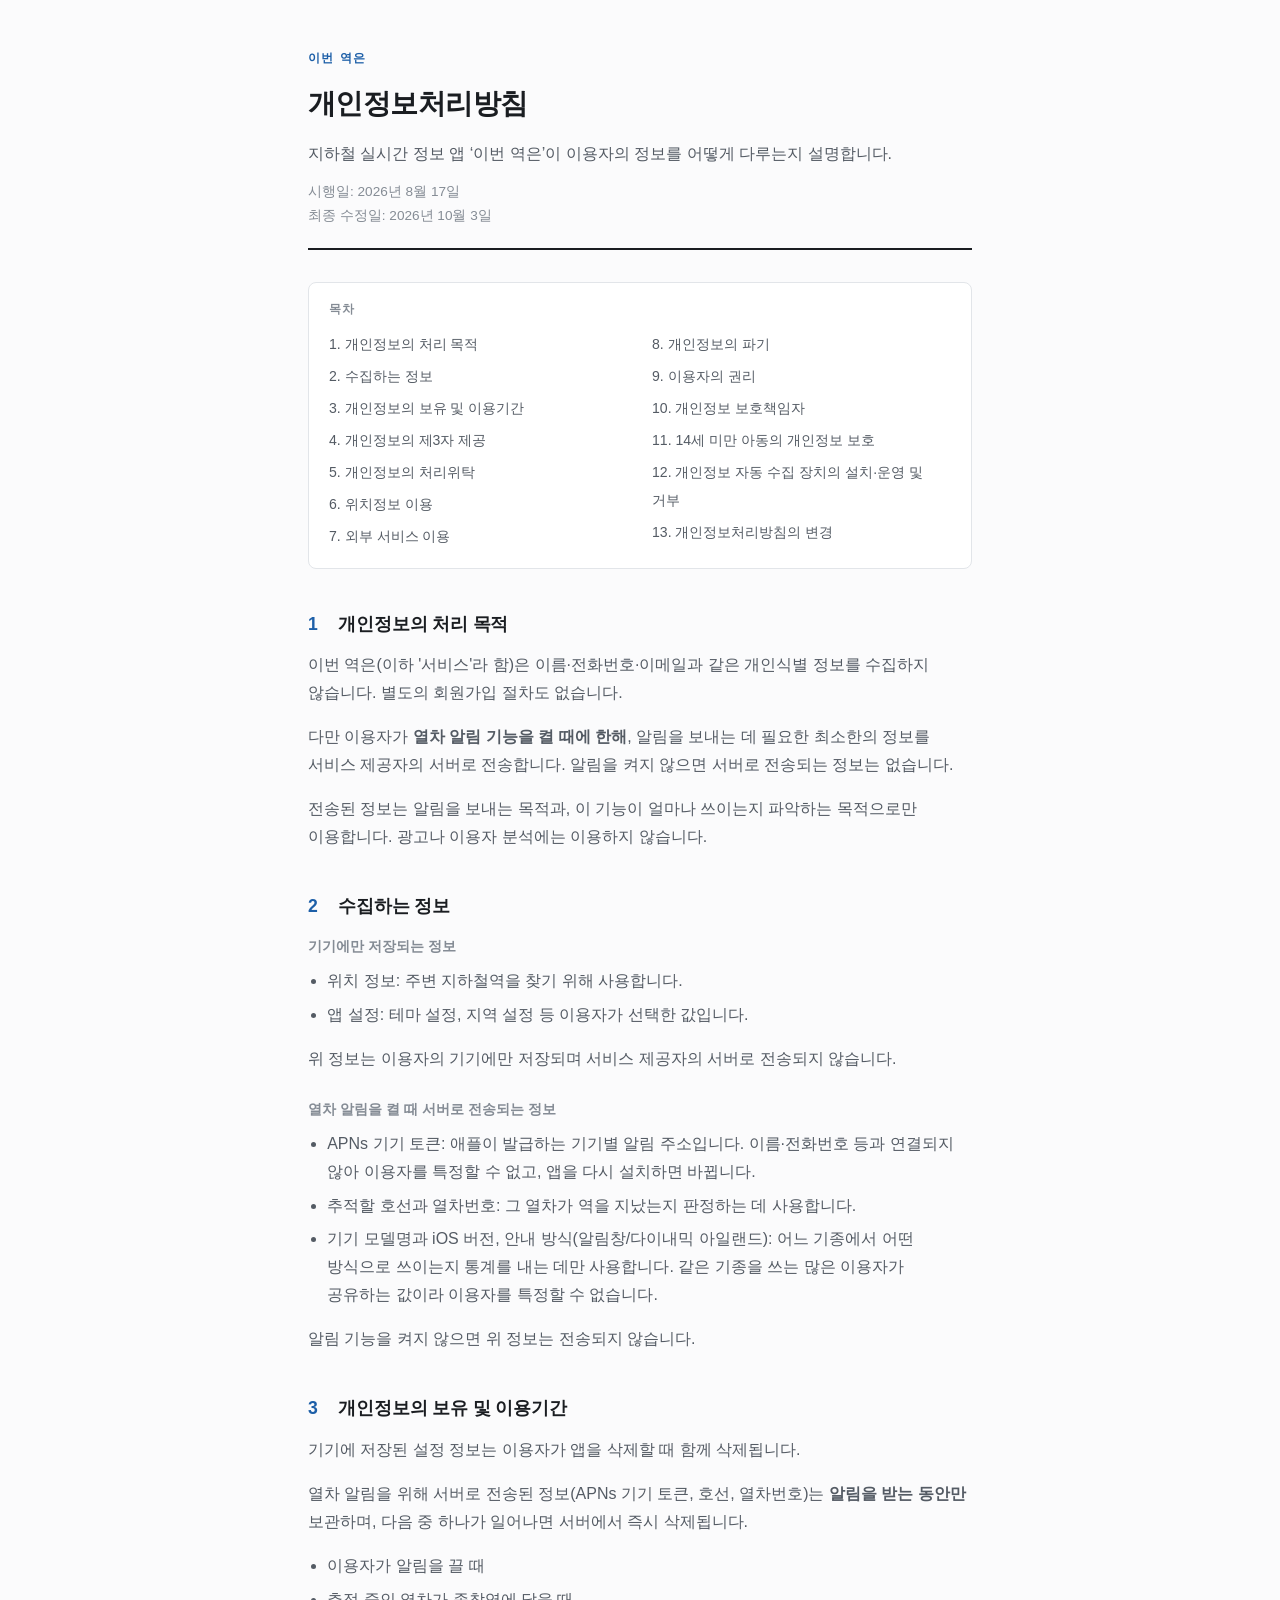
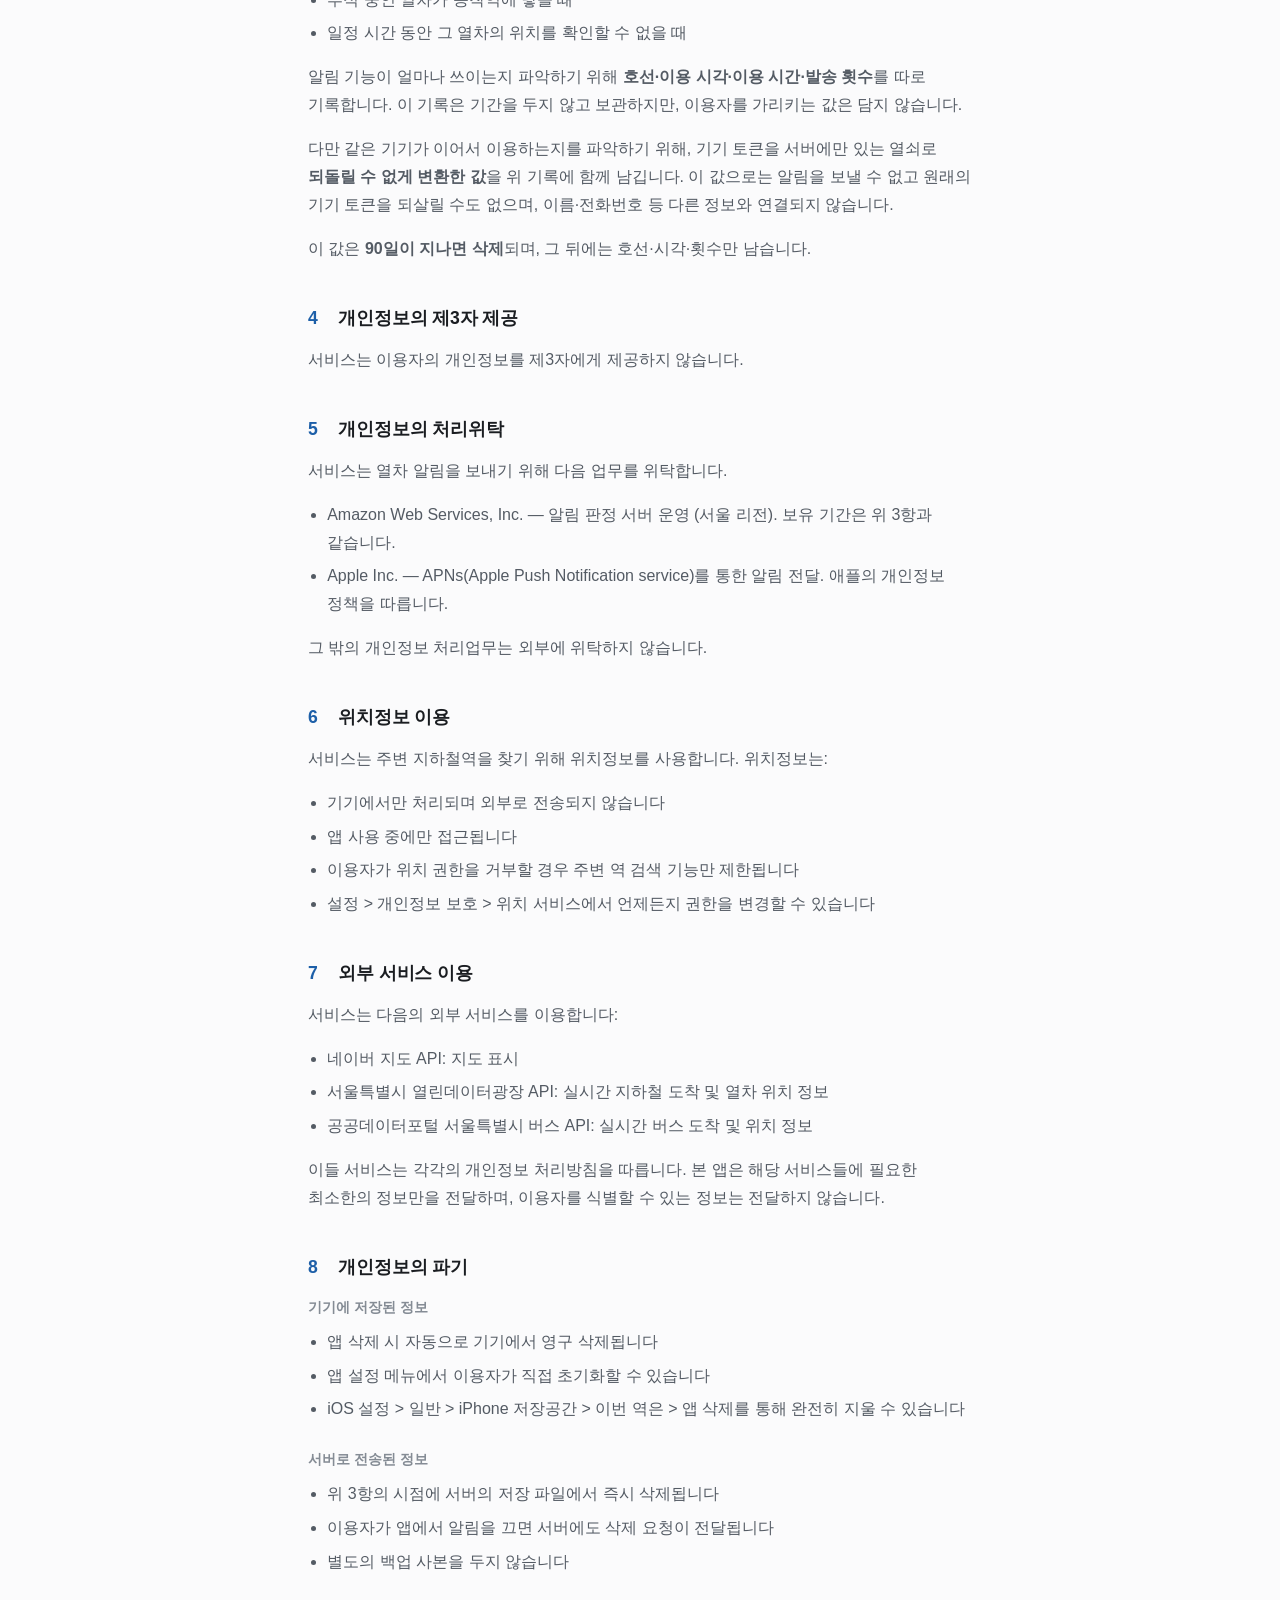
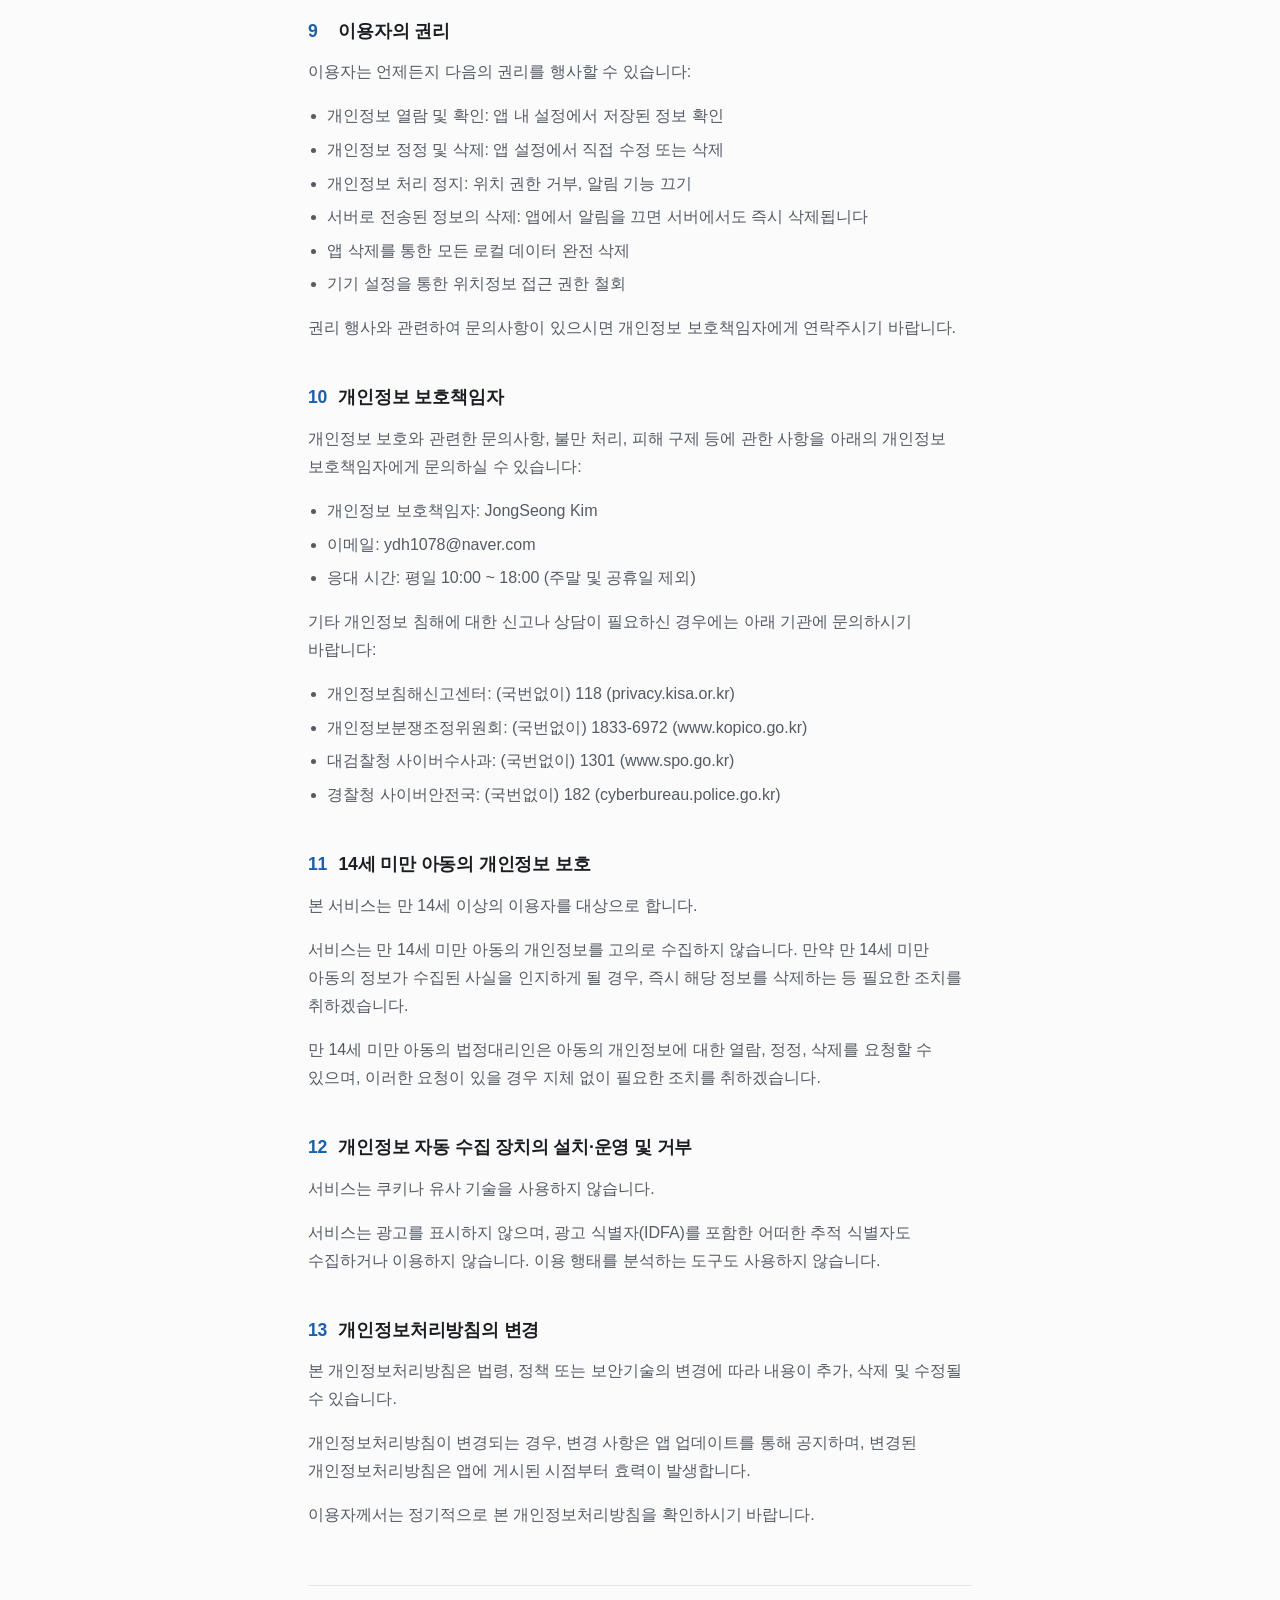
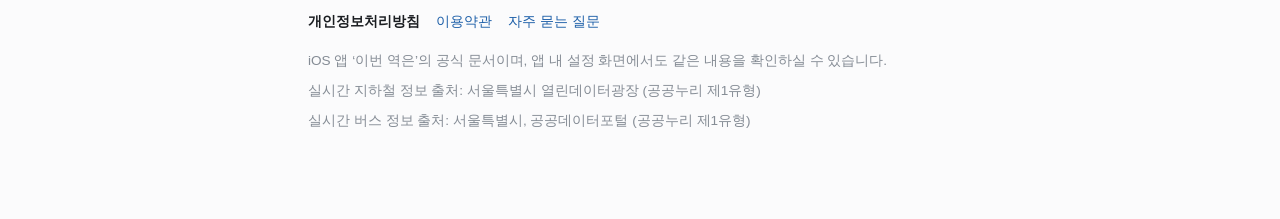
<file: privacy.html>
<!DOCTYPE html>
<html lang="ko">
<head>
<meta charset="utf-8">
<meta name="robots" content="noindex">
<meta name="viewport" content="width=device-width, initial-scale=1">
<title>개인정보처리방침 · 이번 역은</title>
<meta name="description" content="지하철 실시간 정보 앱 ‘이번 역은’이 이용자의 정보를 어떻게 다루는지 설명합니다.">
<link rel="stylesheet" href="style.css">
</head>
<body>
<div class="wrap">
  <header>
    <p class="app"><a href="./">이번 역은</a></p>
    <h1>개인정보처리방침</h1>
    <p class="lede">지하철 실시간 정보 앱 ‘이번 역은’이 이용자의 정보를 어떻게 다루는지 설명합니다.</p>
    <p class="dates">시행일: 2026년 8월 17일
최종 수정일: 2026년 10월 3일</p>
  </header>

  <nav aria-label="목차"><h2>목차</h2><ul><li><a href="#s1">1. 개인정보의 처리 목적</a></li><li><a href="#s2">2. 수집하는 정보</a></li><li><a href="#s3">3. 개인정보의 보유 및 이용기간</a></li><li><a href="#s4">4. 개인정보의 제3자 제공</a></li><li><a href="#s5">5. 개인정보의 처리위탁</a></li><li><a href="#s6">6. 위치정보 이용</a></li><li><a href="#s7">7. 외부 서비스 이용</a></li><li><a href="#s8">8. 개인정보의 파기</a></li><li><a href="#s9">9. 이용자의 권리</a></li><li><a href="#s10">10. 개인정보 보호책임자</a></li><li><a href="#s11">11. 14세 미만 아동의 개인정보 보호</a></li><li><a href="#s12">12. 개인정보 자동 수집 장치의 설치·운영 및 거부</a></li><li><a href="#s13">13. 개인정보처리방침의 변경</a></li></ul></nav>

    <section id="s1">
      <h2><span class="num">1</span>개인정보의 처리 목적</h2>
      <p>이번 역은(이하 &#x27;서비스&#x27;라 함)은 이름·전화번호·이메일과 같은 개인식별 정보를 수집하지 않습니다. 별도의 회원가입 절차도 없습니다.</p>
      <p>다만 이용자가 <strong>열차 알림 기능을 켤 때에 한해</strong>, 알림을 보내는 데 필요한 최소한의 정보를 서비스 제공자의 서버로 전송합니다. 알림을 켜지 않으면 서버로 전송되는 정보는 없습니다.</p>
      <p>전송된 정보는 알림을 보내는 목적과, 이 기능이 얼마나 쓰이는지 파악하는 목적으로만 이용합니다. 광고나 이용자 분석에는 이용하지 않습니다.</p>
    </section>
    <section id="s2">
      <h2><span class="num">2</span>수집하는 정보</h2>
      <h3>기기에만 저장되는 정보</h3>
      <ul><li>위치 정보: 주변 지하철역을 찾기 위해 사용합니다.</li><li>앱 설정: 테마 설정, 지역 설정 등 이용자가 선택한 값입니다.</li></ul>
      <p>위 정보는 이용자의 기기에만 저장되며 서비스 제공자의 서버로 전송되지 않습니다.</p>
      <h3>열차 알림을 켤 때 서버로 전송되는 정보</h3>
      <ul><li>APNs 기기 토큰: 애플이 발급하는 기기별 알림 주소입니다. 이름·전화번호 등과 연결되지 않아 이용자를 특정할 수 없고, 앱을 다시 설치하면 바뀝니다.</li><li>추적할 호선과 열차번호: 그 열차가 역을 지났는지 판정하는 데 사용합니다.</li><li>기기 모델명과 iOS 버전, 안내 방식(알림창/다이내믹 아일랜드): 어느 기종에서 어떤 방식으로 쓰이는지 통계를 내는 데만 사용합니다. 같은 기종을 쓰는 많은 이용자가 공유하는 값이라 이용자를 특정할 수 없습니다.</li></ul>
      <p>알림 기능을 켜지 않으면 위 정보는 전송되지 않습니다.</p>
    </section>
    <section id="s3">
      <h2><span class="num">3</span>개인정보의 보유 및 이용기간</h2>
      <p>기기에 저장된 설정 정보는 이용자가 앱을 삭제할 때 함께 삭제됩니다.</p>
      <p>열차 알림을 위해 서버로 전송된 정보(APNs 기기 토큰, 호선, 열차번호)는 <strong>알림을 받는 동안만</strong> 보관하며, 다음 중 하나가 일어나면 서버에서 즉시 삭제됩니다.</p>
      <ul><li>이용자가 알림을 끌 때</li><li>추적 중인 열차가 종착역에 닿을 때</li><li>일정 시간 동안 그 열차의 위치를 확인할 수 없을 때</li></ul>
      <p>알림 기능이 얼마나 쓰이는지 파악하기 위해 <strong>호선·이용 시각·이용 시간·발송 횟수</strong>를 따로 기록합니다. 이 기록은 기간을 두지 않고 보관하지만, 이용자를 가리키는 값은 담지 않습니다.</p>
      <p>다만 같은 기기가 이어서 이용하는지를 파악하기 위해, 기기 토큰을 서버에만 있는 열쇠로 <strong>되돌릴 수 없게 변환한 값</strong>을 위 기록에 함께 남깁니다. 이 값으로는 알림을 보낼 수 없고 원래의 기기 토큰을 되살릴 수도 없으며, 이름·전화번호 등 다른 정보와 연결되지 않습니다.</p>
      <p>이 값은 <strong>90일이 지나면 삭제</strong>되며, 그 뒤에는 호선·시각·횟수만 남습니다.</p>
    </section>
    <section id="s4">
      <h2><span class="num">4</span>개인정보의 제3자 제공</h2>
      <p>서비스는 이용자의 개인정보를 제3자에게 제공하지 않습니다.</p>
    </section>
    <section id="s5">
      <h2><span class="num">5</span>개인정보의 처리위탁</h2>
      <p>서비스는 열차 알림을 보내기 위해 다음 업무를 위탁합니다.</p>
      <ul><li>Amazon Web Services, Inc. — 알림 판정 서버 운영 (서울 리전). 보유 기간은 위 3항과 같습니다.</li><li>Apple Inc. — APNs(Apple Push Notification service)를 통한 알림 전달. 애플의 개인정보 정책을 따릅니다.</li></ul>
      <p>그 밖의 개인정보 처리업무는 외부에 위탁하지 않습니다.</p>
    </section>
    <section id="s6">
      <h2><span class="num">6</span>위치정보 이용</h2>
      <p>서비스는 주변 지하철역을 찾기 위해 위치정보를 사용합니다. 위치정보는:</p>
      <ul><li>기기에서만 처리되며 외부로 전송되지 않습니다</li><li>앱 사용 중에만 접근됩니다</li><li>이용자가 위치 권한을 거부할 경우 주변 역 검색 기능만 제한됩니다</li><li>설정 &gt; 개인정보 보호 &gt; 위치 서비스에서 언제든지 권한을 변경할 수 있습니다</li></ul>
    </section>
    <section id="s7">
      <h2><span class="num">7</span>외부 서비스 이용</h2>
      <p>서비스는 다음의 외부 서비스를 이용합니다:</p>
      <ul><li>네이버 지도 API: 지도 표시</li><li>서울특별시 열린데이터광장 API: 실시간 지하철 도착 및 열차 위치 정보</li><li>공공데이터포털 서울특별시 버스 API: 실시간 버스 도착 및 위치 정보</li></ul>
      <p>이들 서비스는 각각의 개인정보 처리방침을 따릅니다. 본 앱은 해당 서비스들에 필요한 최소한의 정보만을 전달하며, 이용자를 식별할 수 있는 정보는 전달하지 않습니다.</p>
    </section>
    <section id="s8">
      <h2><span class="num">8</span>개인정보의 파기</h2>
      <h3>기기에 저장된 정보</h3>
      <ul><li>앱 삭제 시 자동으로 기기에서 영구 삭제됩니다</li><li>앱 설정 메뉴에서 이용자가 직접 초기화할 수 있습니다</li><li>iOS 설정 &gt; 일반 &gt; iPhone 저장공간 &gt; 이번 역은 &gt; 앱 삭제를 통해 완전히 지울 수 있습니다</li></ul>
      <h3>서버로 전송된 정보</h3>
      <ul><li>위 3항의 시점에 서버의 저장 파일에서 즉시 삭제됩니다</li><li>이용자가 앱에서 알림을 끄면 서버에도 삭제 요청이 전달됩니다</li><li>별도의 백업 사본을 두지 않습니다</li></ul>
    </section>
    <section id="s9">
      <h2><span class="num">9</span>이용자의 권리</h2>
      <p>이용자는 언제든지 다음의 권리를 행사할 수 있습니다:</p>
      <ul><li>개인정보 열람 및 확인: 앱 내 설정에서 저장된 정보 확인</li><li>개인정보 정정 및 삭제: 앱 설정에서 직접 수정 또는 삭제</li><li>개인정보 처리 정지: 위치 권한 거부, 알림 기능 끄기</li><li>서버로 전송된 정보의 삭제: 앱에서 알림을 끄면 서버에서도 즉시 삭제됩니다</li><li>앱 삭제를 통한 모든 로컬 데이터 완전 삭제</li><li>기기 설정을 통한 위치정보 접근 권한 철회</li></ul>
      <p>권리 행사와 관련하여 문의사항이 있으시면 개인정보 보호책임자에게 연락주시기 바랍니다.</p>
    </section>
    <section id="s10">
      <h2><span class="num">10</span>개인정보 보호책임자</h2>
      <p>개인정보 보호와 관련한 문의사항, 불만 처리, 피해 구제 등에 관한 사항을 아래의 개인정보 보호책임자에게 문의하실 수 있습니다:</p>
      <ul><li>개인정보 보호책임자: JongSeong Kim</li><li>이메일: ydh1078@naver.com</li><li>응대 시간: 평일 10:00 ~ 18:00 (주말 및 공휴일 제외)</li></ul>
      <p>기타 개인정보 침해에 대한 신고나 상담이 필요하신 경우에는 아래 기관에 문의하시기 바랍니다:</p>
      <ul><li>개인정보침해신고센터: (국번없이) 118 (privacy.kisa.or.kr)</li><li>개인정보분쟁조정위원회: (국번없이) 1833-6972 (www.kopico.go.kr)</li><li>대검찰청 사이버수사과: (국번없이) 1301 (www.spo.go.kr)</li><li>경찰청 사이버안전국: (국번없이) 182 (cyberbureau.police.go.kr)</li></ul>
    </section>
    <section id="s11">
      <h2><span class="num">11</span>14세 미만 아동의 개인정보 보호</h2>
      <p>본 서비스는 만 14세 이상의 이용자를 대상으로 합니다.</p>
      <p>서비스는 만 14세 미만 아동의 개인정보를 고의로 수집하지 않습니다. 만약 만 14세 미만 아동의 정보가 수집된 사실을 인지하게 될 경우, 즉시 해당 정보를 삭제하는 등 필요한 조치를 취하겠습니다.</p>
      <p>만 14세 미만 아동의 법정대리인은 아동의 개인정보에 대한 열람, 정정, 삭제를 요청할 수 있으며, 이러한 요청이 있을 경우 지체 없이 필요한 조치를 취하겠습니다.</p>
    </section>
    <section id="s12">
      <h2><span class="num">12</span>개인정보 자동 수집 장치의 설치·운영 및 거부</h2>
      <p>서비스는 쿠키나 유사 기술을 사용하지 않습니다.</p>
      <p>서비스는 광고를 표시하지 않으며, 광고 식별자(IDFA)를 포함한 어떠한 추적 식별자도 수집하거나 이용하지 않습니다. 이용 행태를 분석하는 도구도 사용하지 않습니다.</p>
    </section>
    <section id="s13">
      <h2><span class="num">13</span>개인정보처리방침의 변경</h2>
      <p>본 개인정보처리방침은 법령, 정책 또는 보안기술의 변경에 따라 내용이 추가, 삭제 및 수정될 수 있습니다.</p>
      <p>개인정보처리방침이 변경되는 경우, 변경 사항은 앱 업데이트를 통해 공지하며, 변경된 개인정보처리방침은 앱에 게시된 시점부터 효력이 발생합니다.</p>
      <p>이용자께서는 정기적으로 본 개인정보처리방침을 확인하시기 바랍니다.</p>
    </section>

  <footer>
    <div class="doclinks"><span aria-current="page">개인정보처리방침</span><a href="terms.html">이용약관</a><a href="support.html">자주 묻는 질문</a></div>
    <p>iOS 앱 &lsquo;이번 역은&rsquo;의 공식 문서이며, 앱 내 설정 화면에서도 같은 내용을 확인하실 수 있습니다.</p>
    <p>실시간 지하철 정보 출처: 서울특별시 열린데이터광장 (공공누리 제1유형)</p>
    <p>실시간 버스 정보 출처: 서울특별시, 공공데이터포털 (공공누리 제1유형)</p>
  </footer>
</div>
</body>
</html>
</file>
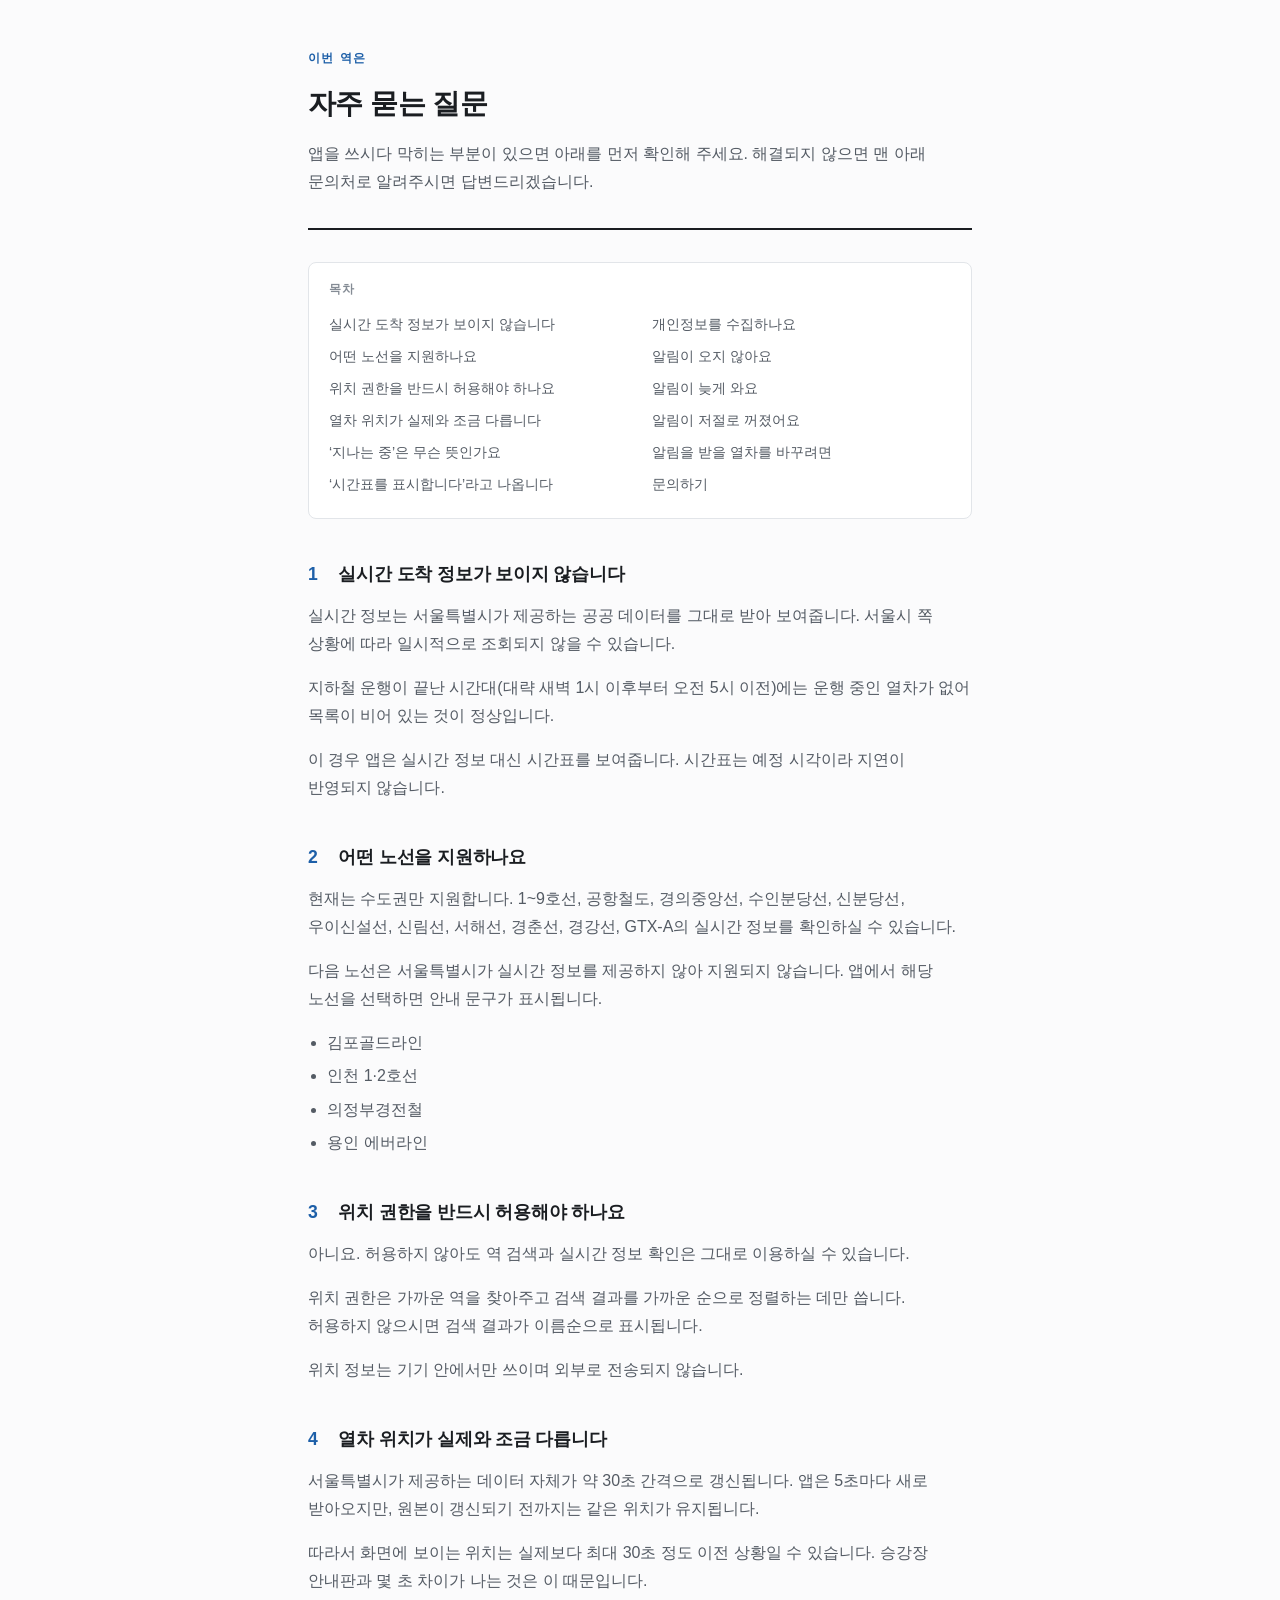
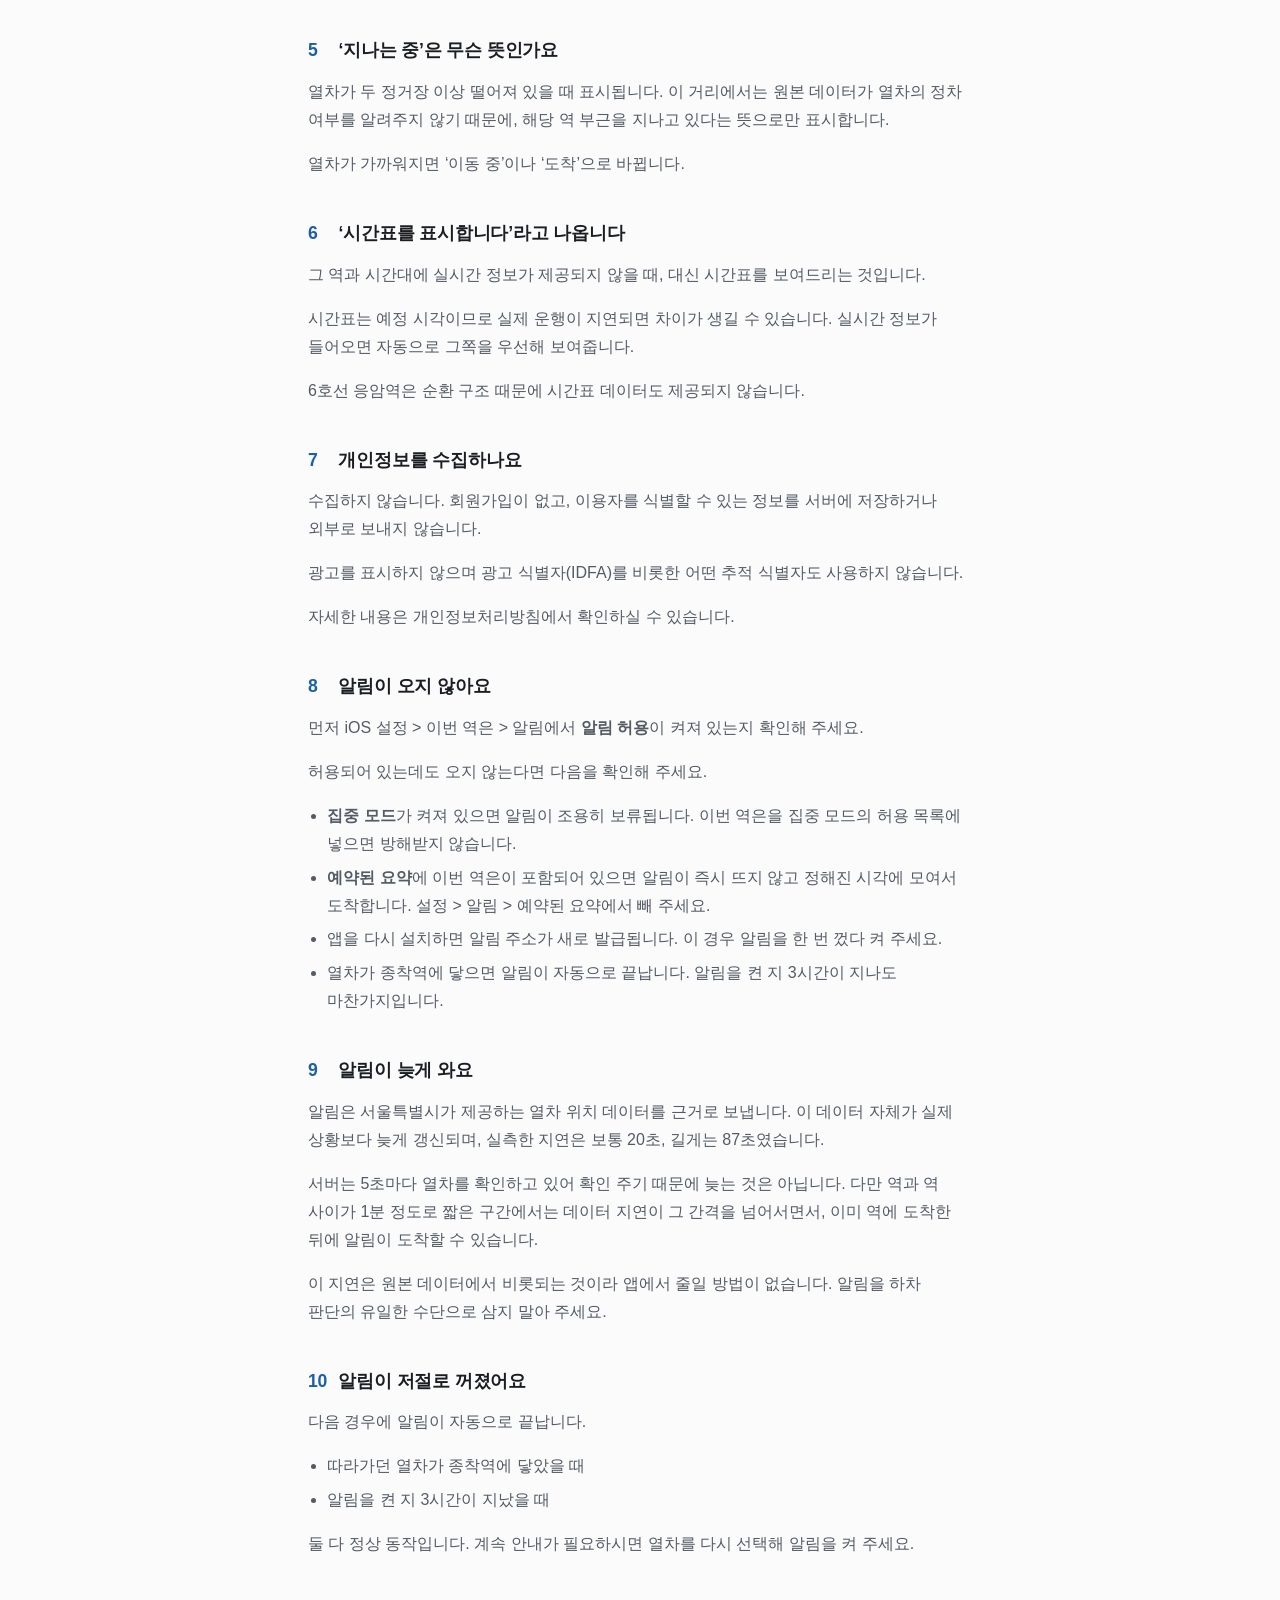
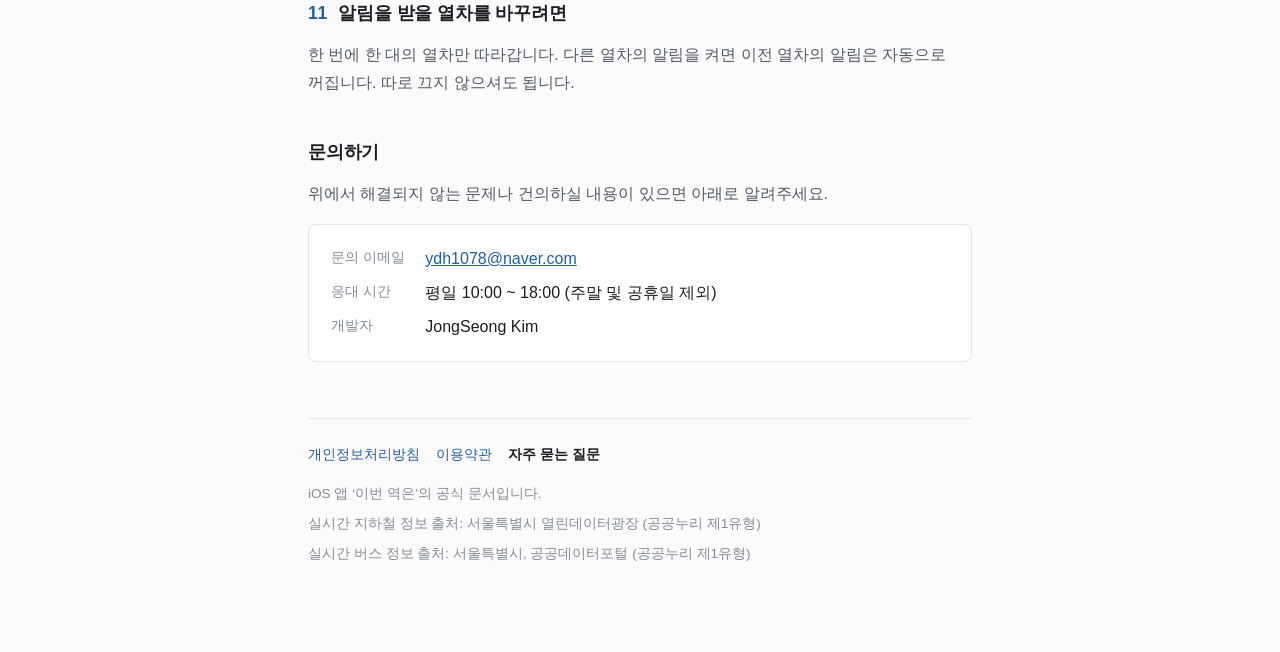
<file: support.html>
<!DOCTYPE html>
<html lang="ko">
<head>
<meta charset="utf-8">
<meta name="robots" content="noindex">
<meta name="viewport" content="width=device-width, initial-scale=1">
<title>자주 묻는 질문 · 이번 역은</title>
<meta name="description" content="지하철 실시간 정보 앱 ‘이번 역은’을 쓰다 막히는 부분에 대한 안내와 문의처입니다.">
<link rel="stylesheet" href="style.css">
</head>
<body>
<div class="wrap">
  <header>
    <p class="app"><a href="./">이번 역은</a></p>
    <h1>자주 묻는 질문</h1>
    <p class="lede">앱을 쓰시다 막히는 부분이 있으면 아래를 먼저 확인해 주세요. 해결되지 않으면 맨 아래 문의처로 알려주시면 답변드리겠습니다.</p>
  </header>

  <nav aria-label="목차"><h2>목차</h2><ul><li><a href="#q1">실시간 도착 정보가 보이지 않습니다</a></li><li><a href="#q2">어떤 노선을 지원하나요</a></li><li><a href="#q3">위치 권한을 반드시 허용해야 하나요</a></li><li><a href="#q4">열차 위치가 실제와 조금 다릅니다</a></li><li><a href="#q5">‘지나는 중’은 무슨 뜻인가요</a></li><li><a href="#q6">‘시간표를 표시합니다’라고 나옵니다</a></li><li><a href="#q7">개인정보를 수집하나요</a></li><li><a href="#q8">알림이 오지 않아요</a></li><li><a href="#q9">알림이 늦게 와요</a></li><li><a href="#q10">알림이 저절로 꺼졌어요</a></li><li><a href="#q11">알림을 받을 열차를 바꾸려면</a></li><li><a href="#contact">문의하기</a></li></ul></nav>

    <section id="q1">
      <h2><span class="num">1</span>실시간 도착 정보가 보이지 않습니다</h2>
      <p>실시간 정보는 서울특별시가 제공하는 공공 데이터를 그대로 받아 보여줍니다. 서울시 쪽 상황에 따라 일시적으로 조회되지 않을 수 있습니다.</p>
      <p>지하철 운행이 끝난 시간대(대략 새벽 1시 이후부터 오전 5시 이전)에는 운행 중인 열차가 없어 목록이 비어 있는 것이 정상입니다.</p>
      <p>이 경우 앱은 실시간 정보 대신 시간표를 보여줍니다. 시간표는 예정 시각이라 지연이 반영되지 않습니다.</p>
    </section>
    <section id="q2">
      <h2><span class="num">2</span>어떤 노선을 지원하나요</h2>
      <p>현재는 수도권만 지원합니다. 1~9호선, 공항철도, 경의중앙선, 수인분당선, 신분당선, 우이신설선, 신림선, 서해선, 경춘선, 경강선, GTX-A의 실시간 정보를 확인하실 수 있습니다.</p>
      <p>다음 노선은 서울특별시가 실시간 정보를 제공하지 않아 지원되지 않습니다. 앱에서 해당 노선을 선택하면 안내 문구가 표시됩니다.</p>
      <ul><li>김포골드라인</li><li>인천 1·2호선</li><li>의정부경전철</li><li>용인 에버라인</li></ul>
    </section>
    <section id="q3">
      <h2><span class="num">3</span>위치 권한을 반드시 허용해야 하나요</h2>
      <p>아니요. 허용하지 않아도 역 검색과 실시간 정보 확인은 그대로 이용하실 수 있습니다.</p>
      <p>위치 권한은 가까운 역을 찾아주고 검색 결과를 가까운 순으로 정렬하는 데만 씁니다. 허용하지 않으시면 검색 결과가 이름순으로 표시됩니다.</p>
      <p>위치 정보는 기기 안에서만 쓰이며 외부로 전송되지 않습니다.</p>
    </section>
    <section id="q4">
      <h2><span class="num">4</span>열차 위치가 실제와 조금 다릅니다</h2>
      <p>서울특별시가 제공하는 데이터 자체가 약 30초 간격으로 갱신됩니다. 앱은 5초마다 새로 받아오지만, 원본이 갱신되기 전까지는 같은 위치가 유지됩니다.</p>
      <p>따라서 화면에 보이는 위치는 실제보다 최대 30초 정도 이전 상황일 수 있습니다. 승강장 안내판과 몇 초 차이가 나는 것은 이 때문입니다.</p>
    </section>
    <section id="q5">
      <h2><span class="num">5</span>‘지나는 중’은 무슨 뜻인가요</h2>
      <p>열차가 두 정거장 이상 떨어져 있을 때 표시됩니다. 이 거리에서는 원본 데이터가 열차의 정차 여부를 알려주지 않기 때문에, 해당 역 부근을 지나고 있다는 뜻으로만 표시합니다.</p>
      <p>열차가 가까워지면 ‘이동 중’이나 ‘도착’으로 바뀝니다.</p>
    </section>
    <section id="q6">
      <h2><span class="num">6</span>‘시간표를 표시합니다’라고 나옵니다</h2>
      <p>그 역과 시간대에 실시간 정보가 제공되지 않을 때, 대신 시간표를 보여드리는 것입니다.</p>
      <p>시간표는 예정 시각이므로 실제 운행이 지연되면 차이가 생길 수 있습니다. 실시간 정보가 들어오면 자동으로 그쪽을 우선해 보여줍니다.</p>
      <p>6호선 응암역은 순환 구조 때문에 시간표 데이터도 제공되지 않습니다.</p>
    </section>
    <section id="q7">
      <h2><span class="num">7</span>개인정보를 수집하나요</h2>
      <p>수집하지 않습니다. 회원가입이 없고, 이용자를 식별할 수 있는 정보를 서버에 저장하거나 외부로 보내지 않습니다.</p>
      <p>광고를 표시하지 않으며 광고 식별자(IDFA)를 비롯한 어떤 추적 식별자도 사용하지 않습니다.</p>
      <p>자세한 내용은 개인정보처리방침에서 확인하실 수 있습니다.</p>
    </section>
    <section id="q8">
      <h2><span class="num">8</span>알림이 오지 않아요</h2>
      <p>먼저 iOS 설정 &gt; 이번 역은 &gt; 알림에서 <strong>알림 허용</strong>이 켜져 있는지 확인해 주세요.</p>
      <p>허용되어 있는데도 오지 않는다면 다음을 확인해 주세요.</p>
      <ul><li><strong>집중 모드</strong>가 켜져 있으면 알림이 조용히 보류됩니다. 이번 역은을 집중 모드의 허용 목록에 넣으면 방해받지 않습니다.</li><li><strong>예약된 요약</strong>에 이번 역은이 포함되어 있으면 알림이 즉시 뜨지 않고 정해진 시각에 모여서 도착합니다. 설정 &gt; 알림 &gt; 예약된 요약에서 빼 주세요.</li><li>앱을 다시 설치하면 알림 주소가 새로 발급됩니다. 이 경우 알림을 한 번 껐다 켜 주세요.</li><li>열차가 종착역에 닿으면 알림이 자동으로 끝납니다. 알림을 켠 지 3시간이 지나도 마찬가지입니다.</li></ul>
    </section>
    <section id="q9">
      <h2><span class="num">9</span>알림이 늦게 와요</h2>
      <p>알림은 서울특별시가 제공하는 열차 위치 데이터를 근거로 보냅니다. 이 데이터 자체가 실제 상황보다 늦게 갱신되며, 실측한 지연은 보통 20초, 길게는 87초였습니다.</p>
      <p>서버는 5초마다 열차를 확인하고 있어 확인 주기 때문에 늦는 것은 아닙니다. 다만 역과 역 사이가 1분 정도로 짧은 구간에서는 데이터 지연이 그 간격을 넘어서면서, 이미 역에 도착한 뒤에 알림이 도착할 수 있습니다.</p>
      <p>이 지연은 원본 데이터에서 비롯되는 것이라 앱에서 줄일 방법이 없습니다. 알림을 하차 판단의 유일한 수단으로 삼지 말아 주세요.</p>
    </section>
    <section id="q10">
      <h2><span class="num">10</span>알림이 저절로 꺼졌어요</h2>
      <p>다음 경우에 알림이 자동으로 끝납니다.</p>
      <ul><li>따라가던 열차가 종착역에 닿았을 때</li><li>알림을 켠 지 3시간이 지났을 때</li></ul>
      <p>둘 다 정상 동작입니다. 계속 안내가 필요하시면 열차를 다시 선택해 알림을 켜 주세요.</p>
    </section>
    <section id="q11">
      <h2><span class="num">11</span>알림을 받을 열차를 바꾸려면</h2>
      <p>한 번에 한 대의 열차만 따라갑니다. 다른 열차의 알림을 켜면 이전 열차의 알림은 자동으로 꺼집니다. 따로 끄지 않으셔도 됩니다.</p>
    </section>
    <section id="contact">
      <h2>문의하기</h2>
      <p>위에서 해결되지 않는 문제나 건의하실 내용이 있으면 아래로 알려주세요.</p>
      <div class="card">
        <dl>
          <dt>문의 이메일</dt><dd><a href="mailto:ydh1078@naver.com">ydh1078@naver.com</a></dd>
          <dt>응대 시간</dt><dd>평일 10:00 ~ 18:00 (주말 및 공휴일 제외)</dd>
          <dt>개발자</dt><dd>JongSeong Kim</dd>
        </dl>
      </div>
    </section>

  <footer>
    <div class="doclinks"><a href="privacy.html">개인정보처리방침</a><a href="terms.html">이용약관</a><span aria-current="page">자주 묻는 질문</span></div>
    <p>iOS 앱 &lsquo;이번 역은&rsquo;의 공식 문서입니다.</p>
    <p>실시간 지하철 정보 출처: 서울특별시 열린데이터광장 (공공누리 제1유형)</p>
    <p>실시간 버스 정보 출처: 서울특별시, 공공데이터포털 (공공누리 제1유형)</p>
  </footer>
</div>
</body>
</html>
</file>
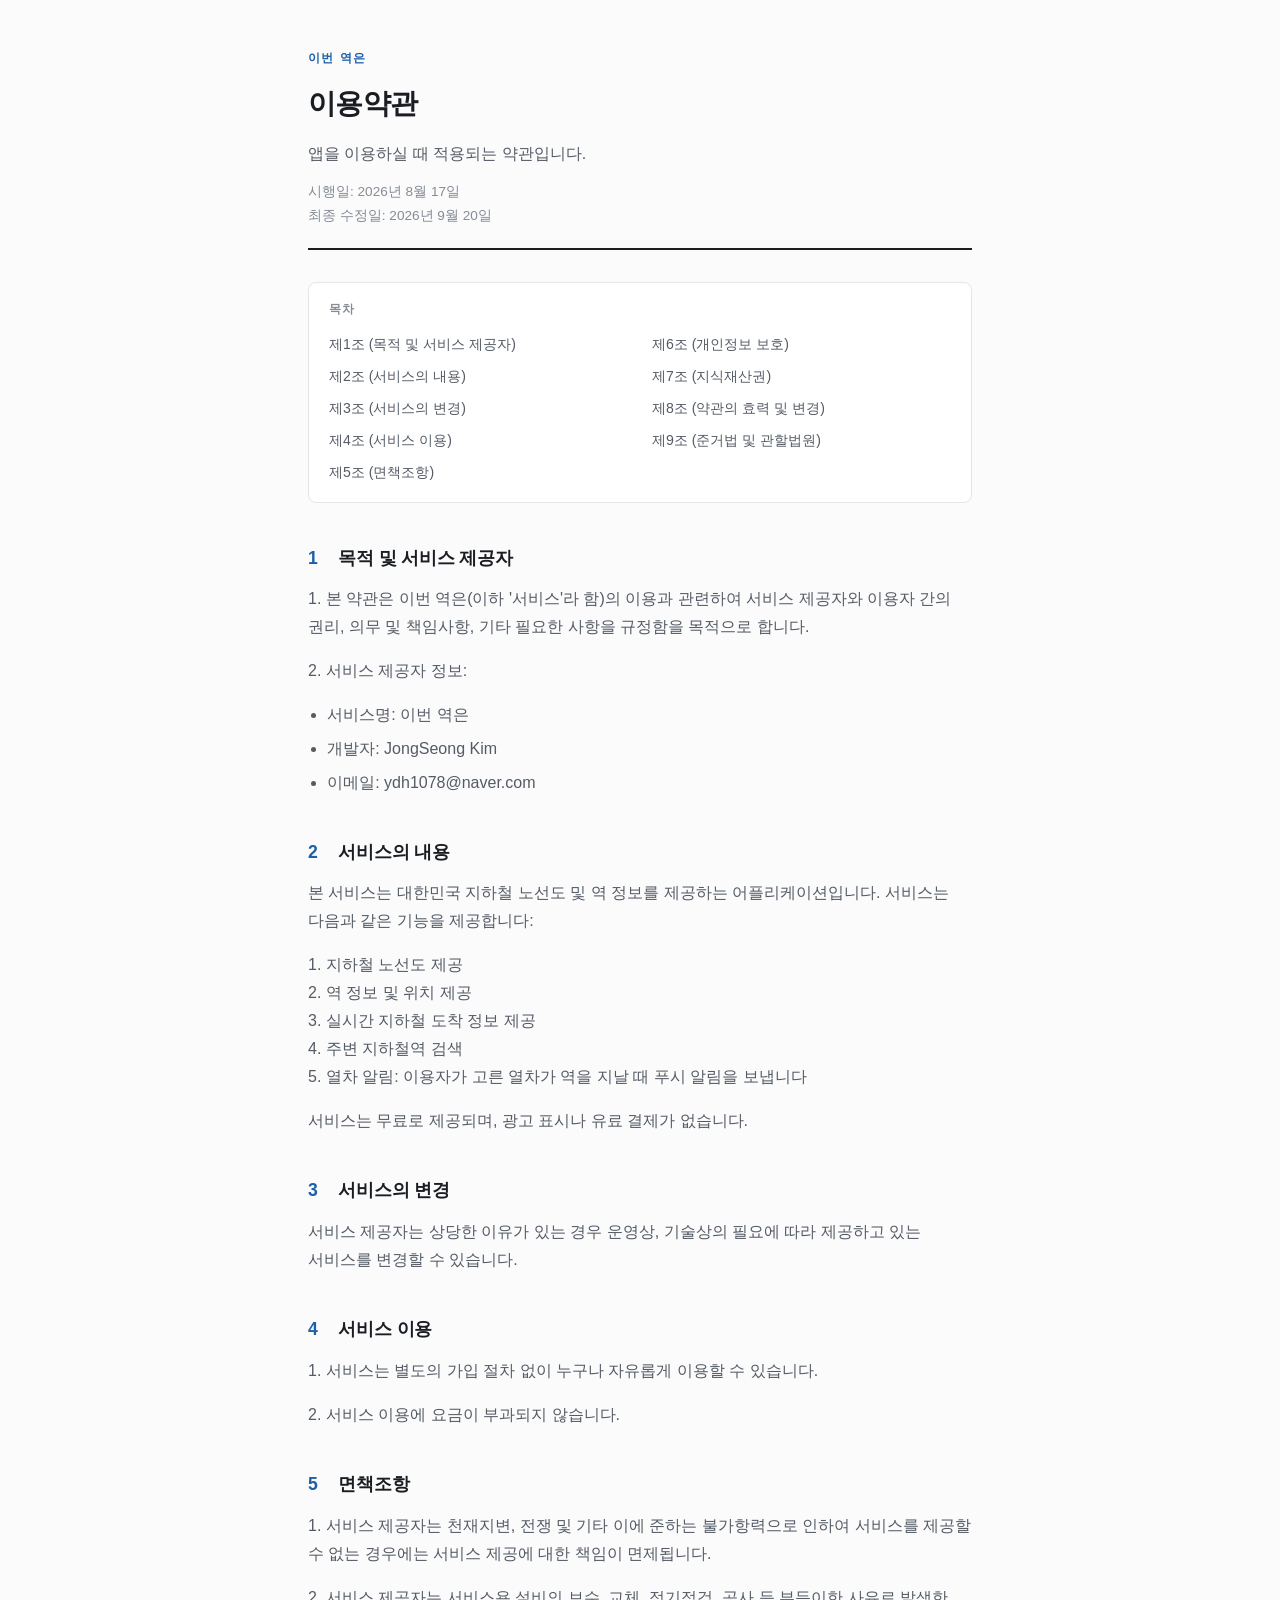
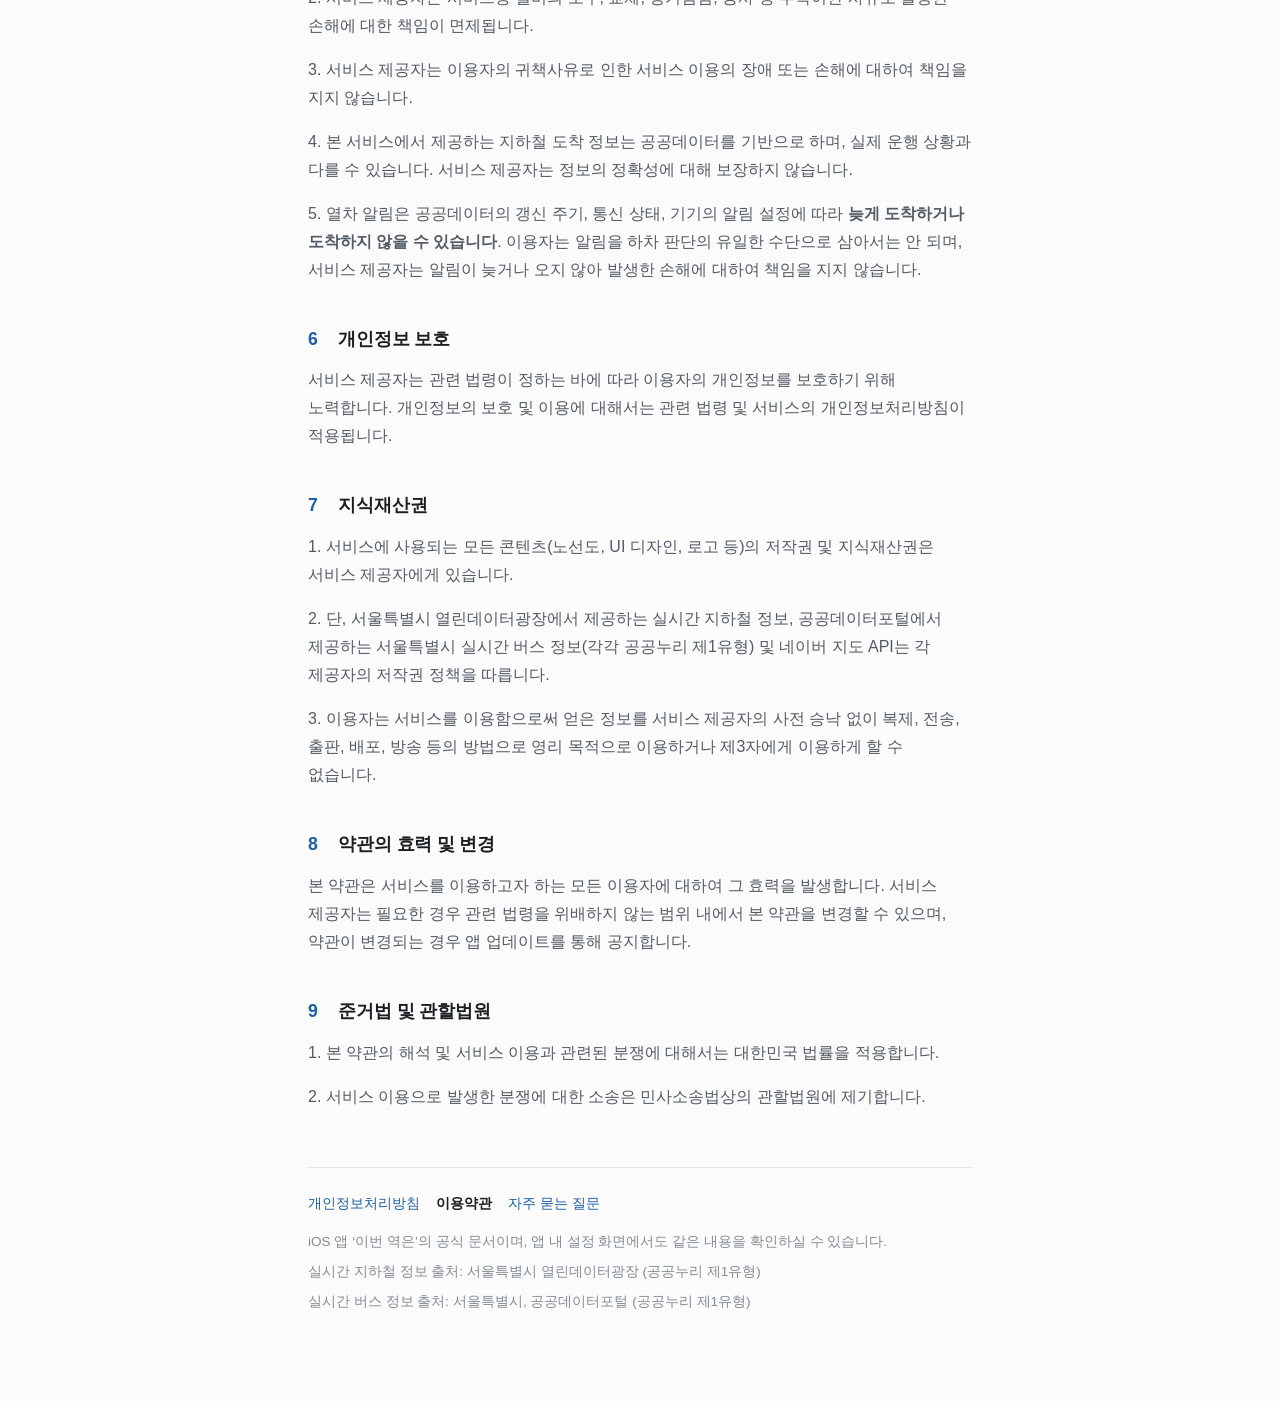
<file: terms.html>
<!DOCTYPE html>
<html lang="ko">
<head>
<meta charset="utf-8">
<meta name="robots" content="noindex">
<meta name="viewport" content="width=device-width, initial-scale=1">
<title>이용약관 · 이번 역은</title>
<meta name="description" content="앱을 이용하실 때 적용되는 약관입니다.">
<link rel="stylesheet" href="style.css">
</head>
<body>
<div class="wrap">
  <header>
    <p class="app"><a href="./">이번 역은</a></p>
    <h1>이용약관</h1>
    <p class="lede">앱을 이용하실 때 적용되는 약관입니다.</p>
    <p class="dates">시행일: 2026년 8월 17일
최종 수정일: 2026년 9월 20일</p>
  </header>

  <nav aria-label="목차"><h2>목차</h2><ul><li><a href="#a1">제1조 (목적 및 서비스 제공자)</a></li><li><a href="#a2">제2조 (서비스의 내용)</a></li><li><a href="#a3">제3조 (서비스의 변경)</a></li><li><a href="#a4">제4조 (서비스 이용)</a></li><li><a href="#a5">제5조 (면책조항)</a></li><li><a href="#a6">제6조 (개인정보 보호)</a></li><li><a href="#a7">제7조 (지식재산권)</a></li><li><a href="#a8">제8조 (약관의 효력 및 변경)</a></li><li><a href="#a9">제9조 (준거법 및 관할법원)</a></li></ul></nav>

    <section id="a1">
      <h2><span class="num">1</span>목적 및 서비스 제공자</h2>
      <p>1. 본 약관은 이번 역은(이하 &#x27;서비스&#x27;라 함)의 이용과 관련하여 서비스 제공자와 이용자 간의 권리, 의무 및 책임사항, 기타 필요한 사항을 규정함을 목적으로 합니다.</p>
      <p>2. 서비스 제공자 정보:</p>
      <ul><li>서비스명: 이번 역은</li><li>개발자: JongSeong Kim</li><li>이메일: ydh1078@naver.com</li></ul>
    </section>
    <section id="a2">
      <h2><span class="num">2</span>서비스의 내용</h2>
      <p>본 서비스는 대한민국 지하철 노선도 및 역 정보를 제공하는 어플리케이션입니다. 서비스는 다음과 같은 기능을 제공합니다:</p>
      <p>1. 지하철 노선도 제공<br>2. 역 정보 및 위치 제공<br>3. 실시간 지하철 도착 정보 제공<br>4. 주변 지하철역 검색<br>5. 열차 알림: 이용자가 고른 열차가 역을 지날 때 푸시 알림을 보냅니다</p>
      <p>서비스는 무료로 제공되며, 광고 표시나 유료 결제가 없습니다.</p>
    </section>
    <section id="a3">
      <h2><span class="num">3</span>서비스의 변경</h2>
      <p>서비스 제공자는 상당한 이유가 있는 경우 운영상, 기술상의 필요에 따라 제공하고 있는 서비스를 변경할 수 있습니다.</p>
    </section>
    <section id="a4">
      <h2><span class="num">4</span>서비스 이용</h2>
      <p>1. 서비스는 별도의 가입 절차 없이 누구나 자유롭게 이용할 수 있습니다.</p>
      <p>2. 서비스 이용에 요금이 부과되지 않습니다.</p>
    </section>
    <section id="a5">
      <h2><span class="num">5</span>면책조항</h2>
      <p>1. 서비스 제공자는 천재지변, 전쟁 및 기타 이에 준하는 불가항력으로 인하여 서비스를 제공할 수 없는 경우에는 서비스 제공에 대한 책임이 면제됩니다.</p>
      <p>2. 서비스 제공자는 서비스용 설비의 보수, 교체, 정기점검, 공사 등 부득이한 사유로 발생한 손해에 대한 책임이 면제됩니다.</p>
      <p>3. 서비스 제공자는 이용자의 귀책사유로 인한 서비스 이용의 장애 또는 손해에 대하여 책임을 지지 않습니다.</p>
      <p>4. 본 서비스에서 제공하는 지하철 도착 정보는 공공데이터를 기반으로 하며, 실제 운행 상황과 다를 수 있습니다. 서비스 제공자는 정보의 정확성에 대해 보장하지 않습니다.</p>
      <p>5. 열차 알림은 공공데이터의 갱신 주기, 통신 상태, 기기의 알림 설정에 따라 <strong>늦게 도착하거나 도착하지 않을 수 있습니다</strong>. 이용자는 알림을 하차 판단의 유일한 수단으로 삼아서는 안 되며, 서비스 제공자는 알림이 늦거나 오지 않아 발생한 손해에 대하여 책임을 지지 않습니다.</p>
    </section>
    <section id="a6">
      <h2><span class="num">6</span>개인정보 보호</h2>
      <p>서비스 제공자는 관련 법령이 정하는 바에 따라 이용자의 개인정보를 보호하기 위해 노력합니다. 개인정보의 보호 및 이용에 대해서는 관련 법령 및 서비스의 개인정보처리방침이 적용됩니다.</p>
    </section>
    <section id="a7">
      <h2><span class="num">7</span>지식재산권</h2>
      <p>1. 서비스에 사용되는 모든 콘텐츠(노선도, UI 디자인, 로고 등)의 저작권 및 지식재산권은 서비스 제공자에게 있습니다.</p>
      <p>2. 단, 서울특별시 열린데이터광장에서 제공하는 실시간 지하철 정보, 공공데이터포털에서 제공하는 서울특별시 실시간 버스 정보(각각 공공누리 제1유형) 및 네이버 지도 API는 각 제공자의 저작권 정책을 따릅니다.</p>
      <p>3. 이용자는 서비스를 이용함으로써 얻은 정보를 서비스 제공자의 사전 승낙 없이 복제, 전송, 출판, 배포, 방송 등의 방법으로 영리 목적으로 이용하거나 제3자에게 이용하게 할 수 없습니다.</p>
    </section>
    <section id="a8">
      <h2><span class="num">8</span>약관의 효력 및 변경</h2>
      <p>본 약관은 서비스를 이용하고자 하는 모든 이용자에 대하여 그 효력을 발생합니다. 서비스 제공자는 필요한 경우 관련 법령을 위배하지 않는 범위 내에서 본 약관을 변경할 수 있으며, 약관이 변경되는 경우 앱 업데이트를 통해 공지합니다.</p>
    </section>
    <section id="a9">
      <h2><span class="num">9</span>준거법 및 관할법원</h2>
      <p>1. 본 약관의 해석 및 서비스 이용과 관련된 분쟁에 대해서는 대한민국 법률을 적용합니다.</p>
      <p>2. 서비스 이용으로 발생한 분쟁에 대한 소송은 민사소송법상의 관할법원에 제기합니다.</p>
    </section>

  <footer>
    <div class="doclinks"><a href="privacy.html">개인정보처리방침</a><span aria-current="page">이용약관</span><a href="support.html">자주 묻는 질문</a></div>
    <p>iOS 앱 &lsquo;이번 역은&rsquo;의 공식 문서이며, 앱 내 설정 화면에서도 같은 내용을 확인하실 수 있습니다.</p>
    <p>실시간 지하철 정보 출처: 서울특별시 열린데이터광장 (공공누리 제1유형)</p>
    <p>실시간 버스 정보 출처: 서울특별시, 공공데이터포털 (공공누리 제1유형)</p>
  </footer>
</div>
</body>
</html>
</file>
<file: style.css>
/* 이번 역은 — 문서 페이지 공통 스타일 */

:root {
  --paper: #FBFBFC;
  --surface: #FFFFFF;
  --ink: #1A1D21;
  --muted: #545B64;
  --faint: #858C95;
  --rule: #E2E5E9;
  --accent: #1D5FA8;
}

@media (prefers-color-scheme: dark) {
  :root {
    --paper: #0F1215;
    --surface: #171B1F;
    --ink: #E8EAED;
    --muted: #A3AAB3;
    --faint: #757D86;
    --rule: #262B31;
    --accent: #78ABE8;
  }
}

* { box-sizing: border-box; }
html { scroll-behavior: smooth; }
@media (prefers-reduced-motion: reduce) { html { scroll-behavior: auto; } }

body {
  margin: 0;
  background: var(--paper);
  color: var(--ink);
  font-family: -apple-system, BlinkMacSystemFont, "Apple SD Gothic Neo",
               "Pretendard", "Malgun Gothic", "Noto Sans KR", sans-serif;
  font-size: 16px;
  line-height: 1.75;
  word-break: keep-all;
  -webkit-text-size-adjust: 100%;
}

.wrap { max-width: 44rem; margin: 0 auto; padding: 3rem 1.25rem 5rem; }

/* 머리말 */
header { border-bottom: 2px solid var(--ink); padding-bottom: 1.25rem; margin-bottom: 2rem; }
.app { font-size: 0.78rem; font-weight: 700; letter-spacing: 0.12em; color: var(--accent); margin: 0 0 0.6rem; }
.app a { color: inherit; text-decoration: none; }
.app a:hover { text-decoration: underline; }
h1 { font-size: 1.75rem; font-weight: 700; letter-spacing: -0.02em; margin: 0 0 0.75rem; }
.lede { font-size: 1rem; color: var(--muted); margin: 0 0 0.75rem; }
.dates { font-size: 0.85rem; color: var(--faint); margin: 0; white-space: pre-line; }

/* 목차 */
nav { background: var(--surface); border: 1px solid var(--rule); border-radius: 8px; padding: 1rem 1.25rem; margin-bottom: 2.5rem; }
nav h2 { font-size: 0.75rem; font-weight: 700; letter-spacing: 0.1em; color: var(--faint); margin: 0 0 0.6rem; text-transform: uppercase; }
nav ul { list-style: none; margin: 0; padding: 0; columns: 2; column-gap: 1.5rem; }
nav li { break-inside: avoid; margin-bottom: 0.25rem; }
nav a { color: var(--muted); text-decoration: none; font-size: 0.88rem; }
nav a:hover, nav a:focus-visible { color: var(--accent); text-decoration: underline; }
@media (max-width: 30rem) { nav ul { columns: 1; } }

/* 본문 */
section { margin-bottom: 2.5rem; scroll-margin-top: 1.5rem; }
h2 { font-size: 1.1rem; font-weight: 700; letter-spacing: -0.01em; margin: 0 0 0.75rem; }
h3 { font-size: 0.9rem; font-weight: 600; color: var(--faint); margin: 1.5rem 0 0.5rem; }
h3:first-of-type { margin-top: 0; }
.num { display: inline-block; min-width: 1.9rem; color: var(--accent); font-variant-numeric: tabular-nums; }
p { margin: 0 0 1rem; color: var(--muted); }
.wrap ul:not(nav ul) { margin: 0 0 1rem; padding-left: 1.2rem; color: var(--muted); }
li { margin-bottom: 0.35rem; }
a { color: var(--accent); }

/* 문의 카드 */
.card { background: var(--surface); border: 1px solid var(--rule); border-radius: 8px; padding: 1.25rem 1.4rem; margin-bottom: 2.5rem; }
.card dl { margin: 0; display: grid; grid-template-columns: auto 1fr; gap: 0.4rem 1.25rem; }
.card dt { color: var(--faint); font-size: 0.88rem; white-space: nowrap; }
.card dd { margin: 0; color: var(--ink); }

/* 꼬리말 */
footer { border-top: 1px solid var(--rule); padding-top: 1.5rem; margin-top: 3.5rem; font-size: 0.85rem; color: var(--faint); }
footer p { color: inherit; margin-bottom: 0.4rem; }
.doclinks { display: flex; flex-wrap: wrap; gap: 0.35rem 1rem; margin-bottom: 0.9rem; }
.doclinks a { text-decoration: none; }
.doclinks a:hover { text-decoration: underline; }
.doclinks span[aria-current] { color: var(--ink); font-weight: 600; }
</file>
